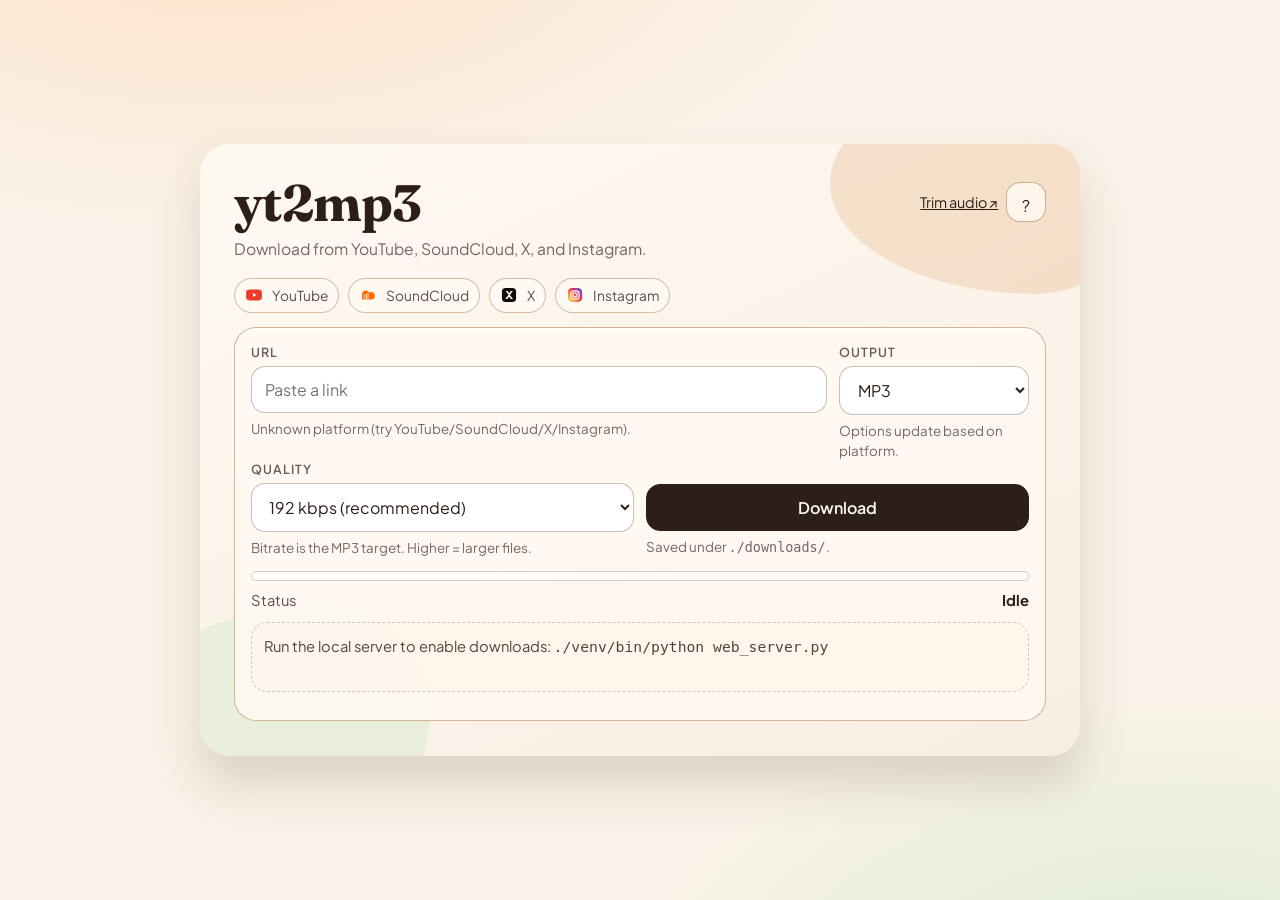
<file: frontend/index.html>
<!doctype html>
<html lang="en">
<head>
  <meta charset="UTF-8" />
  <meta name="viewport" content="width=device-width, initial-scale=1.0" />
  <title>yt2mp3</title>
  <link rel="preconnect" href="https://fonts.googleapis.com" />
  <link rel="preconnect" href="https://fonts.gstatic.com" crossorigin />
  <link href="https://fonts.googleapis.com/css2?family=Fraunces:opsz,wght@9..144,600;9..144,700&family=Plus+Jakarta+Sans:wght@400;600&display=swap" rel="stylesheet" />
  <style>
    :root {
      --sand: #f9f2e8;
      --paper: #fffaf3;
      --ink: #2b1f18;
      --muted: rgba(43, 31, 24, 0.66);
      --line: rgba(43, 31, 24, 0.18);
      --clay: #efcaa9;
      --leaf: #5b7d4e;
      --accent: #ff3b00;
    }

    * { box-sizing: border-box; }

    body {
      margin: 0;
      min-height: 100vh;
      font-family: "Plus Jakarta Sans", sans-serif;
      color: var(--ink);
      background:
        radial-gradient(1100px 520px at 18% -8%, rgba(255, 226, 200, 0.95) 0%, transparent 58%),
        radial-gradient(1000px 560px at 92% 112%, rgba(215, 235, 205, 0.9) 0%, transparent 55%),
        var(--sand);
      display: grid;
      place-items: center;
      padding: 1.4rem;
    }

    .scene {
      width: min(880px, 100%);
      position: relative;
      border-radius: 30px;
      padding: 1.2rem;
      background: linear-gradient(155deg, rgba(255, 250, 243, 0.92), rgba(247, 237, 226, 0.86));
      box-shadow: 0 28px 46px rgba(94, 64, 48, 0.18);
      overflow: hidden;
    }

    .blob {
      position: absolute;
      border-radius: 60% 40% 35% 65% / 50% 42% 58% 50%;
      opacity: 0.55;
      pointer-events: none;
      filter: blur(0.2px);
    }

    .blob.a { width: 320px; height: 220px; background: rgba(239, 202, 169, 0.9); top: -70px; right: -70px; }
    .blob.b { width: 300px; height: 240px; background: rgba(215, 235, 205, 0.9); bottom: -90px; left: -70px; }

    header {
      position: relative;
      z-index: 1;
      display: flex;
      align-items: start;
      justify-content: space-between;
      gap: 1rem;
      padding: 0.9rem 0.9rem 0.4rem;
    }

    h1 {
      margin: 0;
      font-family: "Fraunces", serif;
      font-size: clamp(2rem, 4.6vw, 3.2rem);
      line-height: 1.02;
      letter-spacing: -0.01em;
    }

    .tagline {
      margin: 0.5rem 0 0;
      color: var(--muted);
      line-height: 1.55;
      font-size: 0.98rem;
      max-width: 44ch;
    }

    .top-actions {
      display: flex;
      align-items: center;
      gap: 0.5rem;
      margin-top: 0.3rem;
    }

    .icon-btn {
      border: 1px solid rgba(205, 167, 134, 0.9);
      background: rgba(255, 250, 243, 0.85);
      width: 40px;
      height: 40px;
      border-radius: 14px;
      font: inherit;
      cursor: pointer;
      color: var(--ink);
      display: grid;
      place-items: center;
      transition: transform 140ms ease, border-color 140ms ease;
    }

    .icon-btn:hover {
      transform: translateY(-1px);
      border-color: rgba(43, 31, 24, 0.32);
    }

    main {
      position: relative;
      z-index: 1;
      padding: 0.6rem 0.9rem 1rem;
      display: grid;
      gap: 0.9rem;
    }

    .platforms {
      display: flex;
      flex-wrap: wrap;
      gap: 0.55rem;
      align-items: center;
    }

    .platform {
      display: inline-flex;
      align-items: center;
      gap: 0.5rem;
      padding: 0.42rem 0.6rem;
      border-radius: 999px;
      border: 1px solid rgba(205, 167, 134, 0.75);
      background: rgba(255, 250, 243, 0.75);
      position: relative;
    }

    .platform img {
      width: 20px;
      height: 20px;
      display: block;
    }

    .platform span {
      font-size: 0.86rem;
      color: rgba(43, 31, 24, 0.78);
    }

    .platform[data-tip]:hover::after,
    .platform[data-tip]:focus-within::after {
      content: attr(data-tip);
      position: absolute;
      left: 0;
      top: calc(100% + 10px);
      width: min(280px, 78vw);
      background: rgba(43, 31, 24, 0.92);
      color: #fffaf3;
      border: 1px solid rgba(255, 250, 243, 0.25);
      padding: 0.6rem 0.7rem;
      border-radius: 14px;
      font-size: 0.88rem;
      line-height: 1.35;
      z-index: 10;
      box-shadow: 0 20px 40px rgba(0, 0, 0, 0.18);
    }

    .card {
      background: rgba(255, 250, 243, 0.85);
      border-radius: 22px;
      padding: 1rem;
      border: 1px solid rgba(205, 167, 134, 0.85);
      box-shadow: inset 0 2px 0 rgba(255, 255, 255, 0.55);
    }

    .row {
      display: grid;
      grid-template-columns: 1fr 190px;
      gap: 0.8rem;
    }

    label {
      display: block;
      font-size: 0.78rem;
      font-weight: 600;
      letter-spacing: 0.08em;
      text-transform: uppercase;
      margin-bottom: 0.35rem;
      color: rgba(43, 31, 24, 0.72);
    }

    input,
    select,
    button {
      width: 100%;
      border: 1px solid rgba(43, 31, 24, 0.28);
      border-radius: 14px;
      background: #fff;
      font: inherit;
      color: var(--ink);
      padding: 0.76rem 0.85rem;
      outline: none;
      transition: border-color 140ms ease, box-shadow 140ms ease;
    }

    input:focus,
    select:focus {
      border-color: var(--accent);
      box-shadow: 0 0 0 4px rgba(255, 59, 0, 0.12);
    }

    .hint {
      font-size: 0.84rem;
      color: var(--muted);
      line-height: 1.5;
      margin-top: 0.35rem;
    }

    .inline {
      display: flex;
      gap: 0.7rem;
      align-items: end;
    }

    .inline > div { flex: 1; }

    button.primary {
      background: var(--ink);
      color: #fffaf3;
      border: 1px solid var(--ink);
      font-weight: 600;
      cursor: pointer;
    }

    button.primary[disabled] {
      cursor: not-allowed;
      opacity: 0.72;
    }

    .progress {
      margin-top: 0.8rem;
      height: 10px;
      border-radius: 999px;
      border: 1px solid rgba(43, 31, 24, 0.22);
      background: rgba(255, 255, 255, 0.62);
      overflow: hidden;
    }

    .bar {
      width: 0;
      height: 100%;
      background: linear-gradient(90deg, var(--leaf), var(--clay), var(--accent));
      transition: width 160ms linear;
    }

    .status {
      display: flex;
      justify-content: space-between;
      gap: 0.8rem;
      margin-top: 0.65rem;
      color: rgba(43, 31, 24, 0.78);
      font-size: 0.92rem;
    }

    .status strong { color: var(--ink); }

    .results {
      margin-top: 0.8rem;
      border-radius: 16px;
      border: 1px dashed rgba(43, 31, 24, 0.22);
      background: rgba(255, 245, 234, 0.72);
      padding: 0.75rem;
      min-height: 4.4rem;
      font-size: 0.92rem;
      line-height: 1.5;
      color: rgba(43, 31, 24, 0.82);
      overflow: auto;
      max-height: 260px;
      white-space: pre-wrap;
    }

    .dl {
      margin-top: 0.75rem;
      display: grid;
      gap: 0.45rem;
    }

    .dl a {
      display: inline-flex;
      gap: 0.5rem;
      align-items: center;
      text-decoration: none;
      border: 1px solid rgba(43, 31, 24, 0.22);
      background: rgba(255, 250, 243, 0.9);
      padding: 0.55rem 0.65rem;
      border-radius: 14px;
      color: var(--ink);
    }

    .dl a:hover { border-color: rgba(43, 31, 24, 0.35); }

    .popover {
      position: fixed;
      inset: 0;
      display: none;
      align-items: center;
      justify-content: center;
      padding: 1.2rem;
      background: rgba(10, 7, 6, 0.25);
      backdrop-filter: blur(4px);
      z-index: 100;
    }

    .popover[aria-hidden="false"] { display: flex; }

    .pop-card {
      width: min(640px, 100%);
      border-radius: 22px;
      background: rgba(255, 250, 243, 0.92);
      border: 1px solid rgba(43, 31, 24, 0.22);
      box-shadow: 0 40px 80px rgba(0, 0, 0, 0.18);
      overflow: hidden;
    }

    .pop-head {
      display: flex;
      justify-content: space-between;
      align-items: center;
      padding: 0.8rem 0.9rem;
      border-bottom: 1px solid rgba(43, 31, 24, 0.14);
    }

    .pop-head strong { font-family: "Fraunces", serif; font-size: 1.2rem; }

    .pop-body {
      padding: 0.9rem;
      color: rgba(43, 31, 24, 0.82);
      line-height: 1.55;
    }

    .pop-body .k {
      font-weight: 600;
      color: var(--ink);
    }

    .close {
      width: 40px;
      height: 40px;
      border-radius: 14px;
      border: 1px solid rgba(43, 31, 24, 0.22);
      background: rgba(255, 250, 243, 0.9);
      cursor: pointer;
      font: inherit;
    }

    @media (max-width: 720px) {
      header { flex-direction: column; align-items: stretch; }
      .top-actions { justify-content: flex-start; }
      .row { grid-template-columns: 1fr; }
      .inline { flex-direction: column; align-items: stretch; }
    }
  </style>
</head>
<body>
  <section class="scene">
    <div class="blob a" aria-hidden="true"></div>
    <div class="blob b" aria-hidden="true"></div>

    <header>
      <div>
        <h1>yt2mp3</h1>
        <p class="tagline">Download from YouTube, SoundCloud, X, and Instagram.</p>
      </div>
      <div class="top-actions">
        <a href="/trimmer" style="color:var(--ink);font-size:0.9rem;white-space:nowrap">Trim audio ↗</a>
        <button class="icon-btn" id="helpBtn" type="button" aria-label="Help">?</button>
      </div>
    </header>

    <main>
      <div class="platforms" aria-label="supported platforms">
        <div class="platform" tabindex="0" data-tip="YouTube: audio (MP3/FLAC) or video (MP4).">
          <img src="./assets/platforms/youtube.svg" alt="YouTube" />
          <span>YouTube</span>
        </div>
        <div class="platform" tabindex="0" data-tip="SoundCloud: MP3 audio downloads.">
          <img src="./assets/platforms/soundcloud.svg" alt="SoundCloud" />
          <span>SoundCloud</span>
        </div>
        <div class="platform" tabindex="0" data-tip="X/Twitter: MP4 video downloads.">
          <img src="./assets/platforms/x.svg" alt="X" />
          <span>X</span>
        </div>
        <div class="platform" tabindex="0" data-tip="Instagram: MP4 downloads. Carousels can be first, all, or selected items.">
          <img src="./assets/platforms/instagram.svg" alt="Instagram" />
          <span>Instagram</span>
        </div>
      </div>

      <form class="card" id="form">
        <div class="row">
          <div>
            <label for="url">URL</label>
            <input id="url" type="url" required placeholder="Paste a link" />
            <div class="hint" id="platformHint">Auto-detects platform from the URL.</div>
          </div>
          <div>
            <label for="format">Output</label>
            <select id="format">
              <option value="mp3">MP3</option>
              <option value="flac">FLAC</option>
              <option value="mp4">MP4</option>
            </select>
            <div class="hint" id="formatHint">Options update based on platform.</div>
          </div>
        </div>

        <div class="inline" id="audioRow">
          <div id="qualityWrap">
            <label for="quality">Quality</label>
            <select id="quality">
              <option value="128">128 kbps (smaller, voice ok)</option>
              <option value="192" selected>192 kbps (recommended)</option>
              <option value="256">256 kbps (high)</option>
              <option value="320">320 kbps (largest)</option>
            </select>
            <div class="hint" id="qualityText">Bitrate is the MP3 target. Higher = larger files.</div>
          </div>
          <div style="min-width: 220px;">
            <button class="primary" id="go" type="submit">Download</button>
            <div class="hint">Saved under <code>./downloads/</code>.</div>
          </div>
        </div>

        <div id="igRow" style="display:none; margin-top: 0.6rem;">
          <div class="row">
            <div>
              <label for="igMode">Instagram items</label>
              <select id="igMode">
                <option value="first" selected>First item</option>
                <option value="all">All items</option>
                <option value="select">Select (e.g. 1,3-4)</option>
              </select>
              <div class="hint">Only used for Instagram carousel posts.</div>
            </div>
            <div id="igIndexWrap" style="display:none;">
              <label for="igIndex">Selection</label>
              <input id="igIndex" type="text" placeholder="1,3-4" />
              <div class="hint">Comma + ranges. 1-based indices.</div>
            </div>
          </div>
        </div>

        <div class="progress" aria-hidden="true"><div class="bar" id="bar"></div></div>
        <div class="status" id="status"><span>Status</span><strong>Idle</strong></div>

        <div class="results" id="results">Run the local server to enable downloads: <code>./venv/bin/python web_server.py</code></div>
        <div class="dl" id="dl"></div>
      </form>
    </main>
  </section>

  <div class="popover" id="popover" aria-hidden="true">
    <div class="pop-card" role="dialog" aria-label="Help">
      <div class="pop-head">
        <strong>How this UI maps to options</strong>
        <button class="close" id="closePop" type="button" aria-label="Close">×</button>
      </div>
      <div class="pop-body">
        <div><span class="k">URL</span>: paste a supported link. The UI detects the platform and narrows the available outputs.</div>
        <div style="margin-top:0.6rem;"><span class="k">YouTube blocks</span>: if you see "confirm you're not a bot", try disabling VPN/proxy (e.g. NordVPN) or switching exit node.</div>
        <div style="margin-top:0.6rem;"><span class="k">Output</span>:</div>
        <div>MP3: audio-only export at the selected bitrate.</div>
        <div>FLAC: lossless audio (bigger files).</div>
        <div>MP4: video download when the platform supports it.</div>
        <div style="margin-top:0.6rem;"><span class="k">Instagram items</span>: for carousels, choose first/all/selection (indices like <code>1,3-4</code>).</div>
        <div style="margin-top:0.6rem;"><span class="k">Downloads</span>: files are written to <code>./downloads/</code> and shown as links after completion.</div>
      </div>
    </div>
  </div>

  <script>
    const urlEl = document.getElementById('url');
    const formatEl = document.getElementById('format');
    const qualityEl = document.getElementById('quality');
    const qualityWrap = document.getElementById('qualityWrap');
    const qualityText = document.getElementById('qualityText');
    const audioRow = document.getElementById('audioRow');
    const igRow = document.getElementById('igRow');
    const igModeEl = document.getElementById('igMode');
    const igIndexWrap = document.getElementById('igIndexWrap');
    const igIndexEl = document.getElementById('igIndex');
    const platformHint = document.getElementById('platformHint');

    const bar = document.getElementById('bar');
    const statusEl = document.getElementById('status');
    const resultsEl = document.getElementById('results');
    const dlEl = document.getElementById('dl');
    const goBtn = document.getElementById('go');

    const pop = document.getElementById('popover');
    document.getElementById('helpBtn').addEventListener('click', () => {
      pop.setAttribute('aria-hidden', 'false');
    });
    document.getElementById('closePop').addEventListener('click', () => {
      pop.setAttribute('aria-hidden', 'true');
    });
    pop.addEventListener('click', (e) => {
      if (e.target === pop) pop.setAttribute('aria-hidden', 'true');
    });

    function setStatus(left, right) {
      statusEl.innerHTML = `<span>${left}</span><strong>${right}</strong>`;
    }

    function detectPlatform(url) {
      const u = url.toLowerCase();
      if (u.includes('youtube.com') || u.includes('youtu.be')) return 'youtube';
      if (u.includes('soundcloud.com')) return 'soundcloud';
      if (u.includes('twitter.com') || u.includes('x.com')) return 'x';
      if (u.includes('instagram.com')) return 'instagram';
      return 'unknown';
    }

    function setFormatOptions(platform) {
      const cur = formatEl.value;
      const opts = [];

      if (platform === 'youtube' || platform === 'unknown') {
        opts.push(['mp3', 'MP3']);
        opts.push(['flac', 'FLAC']);
        opts.push(['mp4', 'MP4']);
      } else if (platform === 'soundcloud') {
        opts.push(['mp3', 'MP3']);
      } else if (platform === 'x') {
        opts.push(['mp4', 'MP4']);
      } else if (platform === 'instagram') {
        opts.push(['mp4', 'MP4']);
      }

      formatEl.innerHTML = '';
      for (const [v, label] of opts) {
        const o = document.createElement('option');
        o.value = v;
        o.textContent = label;
        formatEl.appendChild(o);
      }

      if ([...formatEl.options].some((o) => o.value === cur)) formatEl.value = cur;
      else formatEl.value = opts[0][0];

      const showAudio = formatEl.value === 'mp3';
      audioRow.style.display = showAudio ? '' : '';

      // Instagram items row toggles only for instagram.
      igRow.style.display = platform === 'instagram' ? '' : 'none';

      // Quality dropdown only meaningful for MP3.
      const isMp3 = formatEl.value === 'mp3';
      qualityEl.disabled = !isMp3;
      qualityWrap.style.display = isMp3 ? '' : 'none';
    }

    function refreshUI() {
      const platform = detectPlatform(urlEl.value);
      const label = platform === 'unknown' ? 'Unknown platform (try YouTube/SoundCloud/X/Instagram).' : `Detected: ${platform}`;
      platformHint.textContent = label;

      setFormatOptions(platform);

      // If user switches format away from mp3, keep button visible.
      // We only disable quality.
      const isMp3 = formatEl.value === 'mp3';
      qualityText.textContent = isMp3
        ? 'Bitrate is the MP3 target. Higher = larger files.'
        : 'Quality applies to MP3 only.';

      // Instagram selection input
      igIndexWrap.style.display = (platform === 'instagram' && igModeEl.value === 'select') ? '' : 'none';
    }

    urlEl.addEventListener('input', refreshUI);
    formatEl.addEventListener('change', refreshUI);
    igModeEl.addEventListener('change', refreshUI);
    refreshUI();

    async function runConvert(payload) {
      const res = await fetch('/api/convert', {
        method: 'POST',
        headers: { 'Content-Type': 'application/json' },
        body: JSON.stringify(payload),
      });

      let body;
      try {
        body = await res.json();
      } catch {
        body = { ok: false, message: `Unexpected response (${res.status})` };
      }

      if (!res.ok) {
        const parts = [];
        if (body && body.message) parts.push(body.message);
        if (body && body.hint) parts.push(body.hint);
        if (body && body.logs) parts.push(body.logs);
        throw new Error(parts.filter(Boolean).join('\n\n') || `Request failed (${res.status})`);
      }

      return body;
    }

    document.getElementById('form').addEventListener('submit', async (event) => {
      event.preventDefault();

      const url = urlEl.value.trim();
      if (!url) {
        setStatus('Status', 'Missing URL');
        return;
      }

      const platform = detectPlatform(url);
      const format = formatEl.value;

      const payload = {
        url,
        platform,
        format,
        quality_kbps: qualityEl.value,
        instagram: {
          mode: igModeEl.value,
          selection: igIndexEl.value.trim(),
        },
      };

      dlEl.innerHTML = '';
      resultsEl.textContent = '';
      bar.style.width = '0%';
      goBtn.disabled = true;
      setStatus('Working', format.toUpperCase());

      // Soft progress while the server does real work.
      let p = 0;
      const timer = setInterval(() => {
        p = Math.min(92, p + 6 + Math.random() * 10);
        bar.style.width = `${p}%`;
      }, 280);

      try {
        const out = await runConvert(payload);
        clearInterval(timer);
        bar.style.width = '100%';
        setStatus('Done', format.toUpperCase());
        resultsEl.textContent = out.logs || out.message || 'Complete.';

        if (out.files && out.files.length) {
          for (const f of out.files) {
            const a = document.createElement('a');
            a.href = f.url;
            a.textContent = `Download: ${f.name}`;
            a.setAttribute('download', '');
            dlEl.appendChild(a);
          }
        }
      } catch (err) {
        clearInterval(timer);
        bar.style.width = '0%';
        setStatus('Error', 'See output');
        resultsEl.textContent = String(err?.message || err);
      } finally {
        goBtn.disabled = false;
      }
    });
  </script>
</body>
</html>
</file>
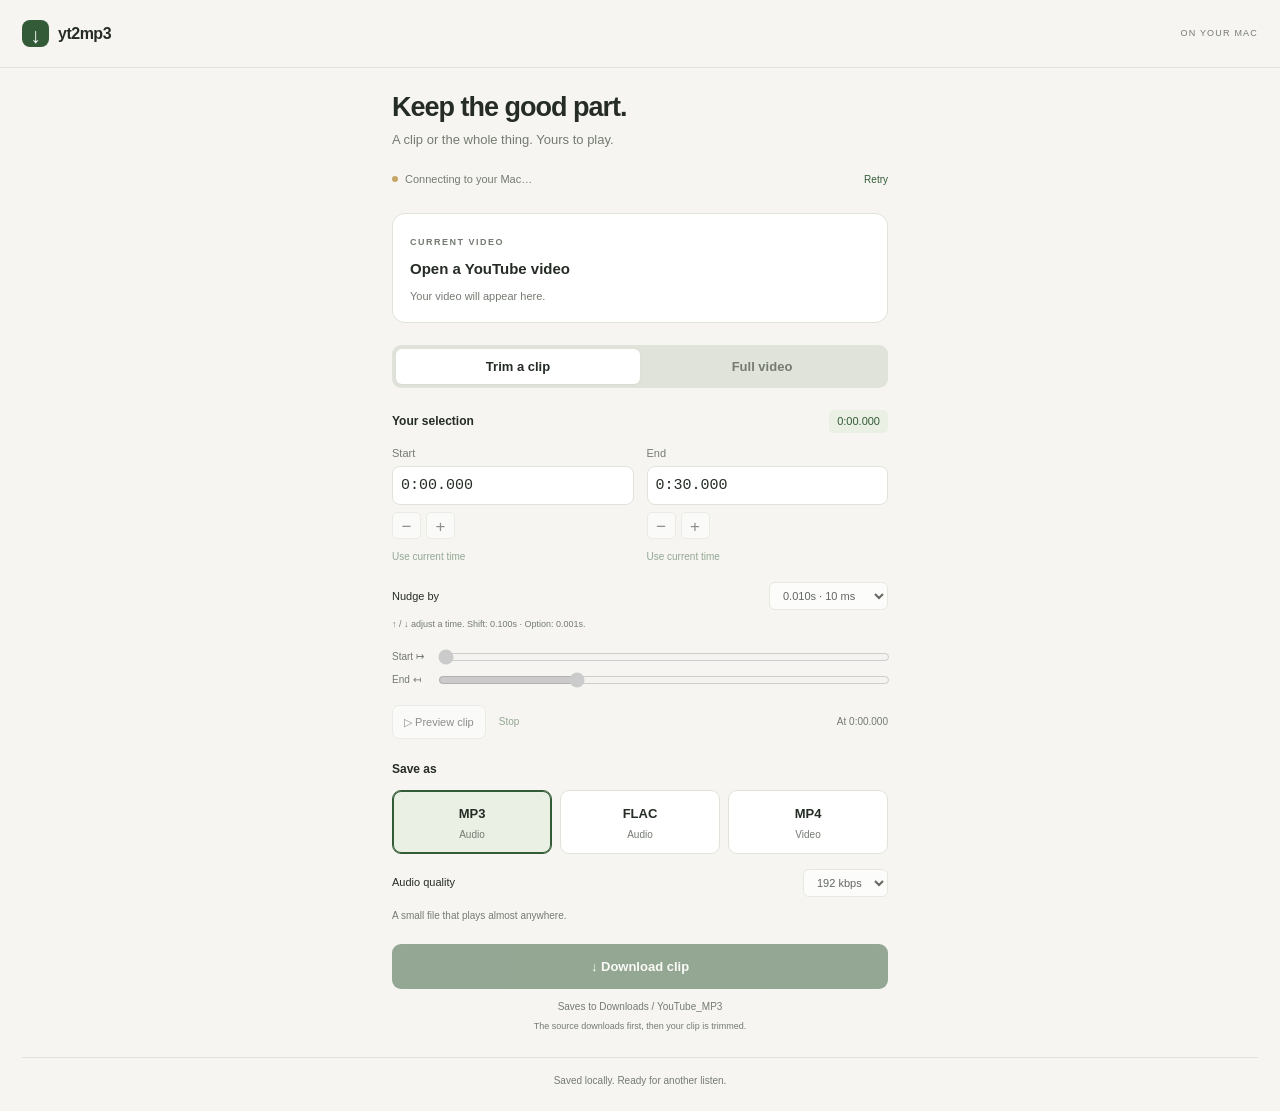
<file: extension/panel.html>
<!doctype html>
<html lang="en">
<head>
  <meta charset="utf-8">
  <meta name="viewport" content="width=device-width, initial-scale=1">
  <title>Clip & save</title>
  <link rel="stylesheet" href="panel.css">
  <script src="panel.js" type="module"></script>
</head>
<body>
  <header><span class="brand-icon" aria-hidden="true">↓</span><span class="brand">yt2mp3</span><span class="local">ON YOUR MAC</span></header>
  <main>
    <h1>Keep the good part.</h1>
    <p class="intro">A clip or the whole thing. Yours to play.</p>
    <div class="connection"><span id="connection-dot"></span><span id="connection">Connecting to your Mac…</span><button id="reconnect" class="text-button" type="button">Retry</button></div>
    <details id="setup" hidden><summary>Connect the local helper</summary><p id="helper-error"></p><p>In the yt2mp3 project, run this once:</p><code>./venv/bin/python scripts/install_chrome_helper.py</code><p>Then click Retry. The helper starts automatically after setup.</p></details>
    <section class="video-card" aria-label="Current video">
      <span class="eyebrow">CURRENT VIDEO</span>
      <h2 id="video-title">Open a YouTube video</h2>
      <p id="video-meta">Your video will appear here.</p>
    </section>
    <form id="download-form">
      <fieldset id="controls" disabled>
        <legend class="sr-only">Download options</legend>
        <div class="mode-switch">
          <label><input type="radio" name="mode" value="clip" checked><span>Trim a clip</span></label>
          <label><input type="radio" name="mode" value="full"><span>Full video</span></label>
        </div>
        <section id="clip-controls">
          <div class="section-heading"><h3>Your selection</h3><span id="selection-length">0:00.000</span></div>
          <div class="time-grid">
            <div><label for="start">Start</label><input id="start" type="text" value="0:00.000" aria-describedby="nudge-help" autocomplete="off" spellcheck="false"><div class="nudge-buttons"><button type="button" data-boundary="start" data-direction="-1" aria-label="Nudge start earlier">−</button><button type="button" data-boundary="start" data-direction="1" aria-label="Nudge start later">+</button><button type="button" id="start-now" class="text-button">Use current time</button></div></div>
            <div><label for="end">End</label><input id="end" type="text" value="0:30.000" aria-describedby="nudge-help" autocomplete="off" spellcheck="false"><div class="nudge-buttons"><button type="button" data-boundary="end" data-direction="-1" aria-label="Nudge end earlier">−</button><button type="button" data-boundary="end" data-direction="1" aria-label="Nudge end later">+</button><button type="button" id="end-now" class="text-button">Use current time</button></div></div>
          </div>
          <div class="nudge-step"><label for="nudge-step">Nudge by</label><select id="nudge-step"><option value="0.001">0.001s · 1 ms</option><option value="0.01" selected>0.010s · 10 ms</option><option value="0.1">0.100s · 100 ms</option></select></div>
          <p id="nudge-help" class="hint">↑ / ↓ adjust a time. Shift: 0.100s · Option: 0.001s.</p>
          <div class="range-controls">
            <label for="start-range">Start <span aria-hidden="true">↦</span></label><input id="start-range" type="range" min="0" max="100" step="0.001" value="0">
            <label for="end-range">End <span aria-hidden="true">↤</span></label><input id="end-range" type="range" min="0.001" max="100" step="0.001" value="30">
          </div>
          <div class="preview-row"><button id="preview" type="button" class="secondary">▷ Preview clip</button><button id="stop-preview" type="button" class="text-button">Stop</button><span id="playhead">At 0:00.000</span></div>
        </section>
        <p id="full-note" hidden>The complete video, from start to finish.</p>
        <div class="section-heading"><h3>Save as</h3></div>
        <div class="format-grid">
          <label><input type="radio" name="format" value="mp3" checked><span><strong>MP3</strong><small>Audio</small></span></label>
          <label><input type="radio" name="format" value="flac"><span><strong>FLAC</strong><small>Audio</small></span></label>
          <label><input type="radio" name="format" value="mp4"><span><strong>MP4</strong><small>Video</small></span></label>
        </div>
        <div id="quality-row"><label for="quality">Audio quality</label><select id="quality"><option value="128">128 kbps</option><option value="192" selected>192 kbps</option><option value="256">256 kbps</option><option value="320">320 kbps</option></select></div>
        <p id="format-note" class="hint">A small file that plays almost anywhere.</p>
        <div id="subtitles-row" hidden>
          <label class="subtitle-toggle"><span>Include subtitles</span><input id="subtitles" type="checkbox" role="switch" aria-describedby="subtitles-help"></label>
          <p id="subtitles-help" class="hint">English captions, always visible in the video. Uses automatic captions if needed.</p>
        </div>
        <button id="download" class="primary" type="submit">↓ Download clip</button>
        <p id="destination" class="destination">Saves to Downloads / YouTube_MP3</p>
        <p id="trim-note" class="hint centered">The source downloads first, then your clip is trimmed.</p>
      </fieldset>
    </form>
    <p id="error" role="alert" hidden></p>
    <section id="job" class="job-card" aria-live="polite" hidden>
      <span id="job-label" class="eyebrow">DOWNLOAD</span>
      <h3 id="job-title"></h3><p id="job-message"></p>
      <progress id="progress" max="100"></progress>
      <p id="filename" hidden></p><button id="reveal" class="secondary" type="button" hidden>Show in Finder ↗</button>
    </section>
  </main>
  <footer>Saved locally. Ready for another listen.</footer>
</body>
</html>
</file>
<file: extension/panel.css>
:root { color-scheme: light dark; --bg:#f6f5f1; --card:#fff; --text:#252c25; --muted:#747b72; --line:#e0e3da; --green:#345b38; --tint:#eaf0e4; --error:#a83329; font-family:-apple-system,BlinkMacSystemFont,"Segoe UI",sans-serif; }
* { box-sizing:border-box; }
body { margin:0; background:var(--bg); color:var(--text); font-size:13px; line-height:1.5; }
header { display:flex; align-items:center; gap:9px; padding:20px 22px; border-bottom:1px solid var(--line); }
.brand-icon { display:grid; place-items:center; width:27px; height:27px; border-radius:8px; background:var(--green); color:white; font-size:21px; }
.brand { font-size:16px; font-weight:700; letter-spacing:-.5px; }
.local { margin-left:auto; font-size:9px; letter-spacing:1.2px; color:var(--muted); }
main { padding:23px 22px 16px; max-width:540px; margin:auto; }
h1 { font-size:27px; font-weight:650; line-height:1.2; letter-spacing:-1px; margin:0 0 7px; }
.intro { color:var(--muted); margin:0 0 17px; }
.connection { display:flex; align-items:center; gap:7px; font-size:11px; color:var(--muted); margin-bottom:21px; }
#connection-dot { width:6px; height:6px; border-radius:50%; background:#c5a568; flex-shrink:0; }
#connection-dot.ready { background:#658d4a; }
.connection .text-button { margin-left:auto; }
.video-card, .job-card { padding:17px; border:1px solid var(--line); border-radius:13px; background:var(--card); }
.eyebrow { font-size:9px; font-weight:700; letter-spacing:1.5px; color:var(--muted); }
h2 { font-size:15px; line-height:1.45; margin:8px 0; font-weight:600; overflow-wrap:anywhere; }
.video-card p { margin:0; font-size:11px; color:var(--muted); }
fieldset { border:0; padding:0; margin:0; min-width:0; }
.mode-switch { display:flex; padding:4px; background:var(--line); border-radius:9px; margin:22px 0; }
.mode-switch label { flex:1; text-align:center; }
.mode-switch span { display:block; padding:8px; border-radius:6px; font-weight:600; color:var(--muted); }
.mode-switch input:checked + span { background:var(--card); color:var(--text); box-shadow:0 1px 3px #0000000b; }
.mode-switch input, .format-grid input { position:absolute; opacity:0; width:1px; height:1px; }
label { cursor:pointer; }
input:focus-visible, select:focus-visible, button:focus-visible, label:has(input:focus-visible) { outline:2px solid var(--green); outline-offset:3px; }
.section-heading { display:flex; justify-content:space-between; align-items:center; margin:21px 0 12px; }
h3 { font-size:12px; font-weight:650; margin:0; }
#selection-length { font-size:11px; color:var(--green); padding:3px 8px; background:var(--tint); border-radius:5px; font-variant-numeric:tabular-nums; }
.time-grid { display:grid; grid-template-columns:1fr 1fr; gap:13px; }
.time-grid label { display:block; color:var(--muted); font-size:11px; margin-bottom:5px; }
input[type=text] { width:100%; min-width:0; background:var(--card); color:var(--text); border:1px solid var(--line); border-radius:8px; padding:10px 8px; font:500 15px ui-monospace,SFMono-Regular,monospace; }
.time-grid > div { min-width:0; }
.nudge-buttons { display:flex; flex-wrap:wrap; gap:5px; align-items:center; margin-top:7px; }
.nudge-buttons button:not(.text-button) { border:1px solid var(--line); border-radius:5px; background:var(--card); color:var(--text); width:29px; height:27px; font-size:17px; }
.nudge-buttons .text-button { flex-basis:100%; text-align:left; }
.nudge-step { display:flex; align-items:center; justify-content:space-between; font-size:11px; margin-top:13px; }
#nudge-help { margin:7px 0 0; font-size:9px; }
button, select { font:inherit; cursor:pointer; }
button { transition:background .15s; }
button:disabled { opacity:.5; cursor:default; }
.text-button { border:0; background:none; color:var(--green); padding:5px 0; font-size:10px; }
.text-button:hover { text-decoration:underline; }
.range-controls { display:grid; grid-template-columns:37px 1fr; gap:3px 7px; margin:15px 0; align-items:center; }
.range-controls label { font-size:10px; color:var(--muted); }
input[type=range] { width:100%; accent-color:var(--green); cursor:pointer; }
.preview-row { display:flex; align-items:center; gap:13px; }
.secondary { border:1px solid var(--line); padding:8px 11px; background:var(--card); color:var(--text); border-radius:7px; font-size:11px; }
.secondary:hover { background:var(--tint); }
#playhead { margin-left:auto; font-size:10px; color:var(--muted); font-variant-numeric:tabular-nums; }
.format-grid { display:grid; grid-template-columns:repeat(3,1fr); gap:8px; }
.format-grid span { display:flex; flex-direction:column; padding:13px 0 11px; border:1px solid var(--line); border-radius:9px; text-align:center; background:var(--card); }
.format-grid strong { font-size:13px; font-weight:650; }
.format-grid small { color:var(--muted); font-size:10px; margin-top:3px; }
.format-grid input:checked + span { border-color:var(--green); background:var(--tint); box-shadow:inset 0 0 0 1px var(--green); }
#quality-row { display:flex; justify-content:space-between; align-items:center; margin-top:15px; font-size:11px; }
select { border:1px solid var(--line); border-radius:6px; background:var(--card); color:var(--text); padding:6px 9px; font-size:11px; }
.hint { color:var(--muted); font-size:10px; line-height:1.6; margin:11px 0 20px; }
.primary { width:100%; border:0; background:var(--green); color:#fff; padding:13px; border-radius:9px; font-weight:600; font-size:13px; }
.primary:hover { filter:brightness(1.12); }
.subtitle-toggle { display:flex; justify-content:space-between; align-items:center; font-size:12px; font-weight:600; }
.subtitle-toggle input { appearance:none; width:34px; height:20px; border-radius:10px; background:var(--line); position:relative; cursor:pointer; flex-shrink:0; }
.subtitle-toggle input::after { content:''; position:absolute; width:14px; height:14px; border-radius:50%; top:3px; left:3px; background:var(--card); transition:transform .15s; }
.subtitle-toggle input:checked { background:var(--green); }
.subtitle-toggle input:checked::after { transform:translateX(14px); }
.destination { text-align:center; font-size:10px; color:var(--muted); margin:10px 0 0; }
.centered { text-align:center; margin:5px 0 0; font-size:9px; }
#full-note { color:var(--muted); padding:10px 0; font-size:12px; }
.job-card { margin-top:20px; }
.job-card h3 { margin:8px 0; overflow-wrap:anywhere; }
.job-card p { color:var(--muted); font-size:11px; overflow-wrap:anywhere; white-space:pre-wrap; }
progress { width:100%; height:5px; accent-color:var(--green); }
#error { color:var(--error); font-size:12px; }
details { background:var(--card); padding:12px; border-radius:8px; margin-bottom:15px; font-size:11px; }
summary { cursor:pointer; }
code { display:block; overflow-wrap:anywhere; font-size:10px; }
footer { margin:8px 22px 22px; border-top:1px solid var(--line); padding-top:15px; text-align:center; font-size:10px; color:var(--muted); }
[hidden] { display:none !important; }
.sr-only { position:absolute; width:1px; height:1px; overflow:hidden; clip-path:inset(50%); }
@media (prefers-color-scheme:dark) { :root { --bg:#191d19; --card:#222822; --text:#e6eadf; --muted:#a0aa99; --line:#353e33; --green:#799764; --tint:#2b3828; --error:#ffa69b; } .primary { color:#111a0d; } }
</file>
